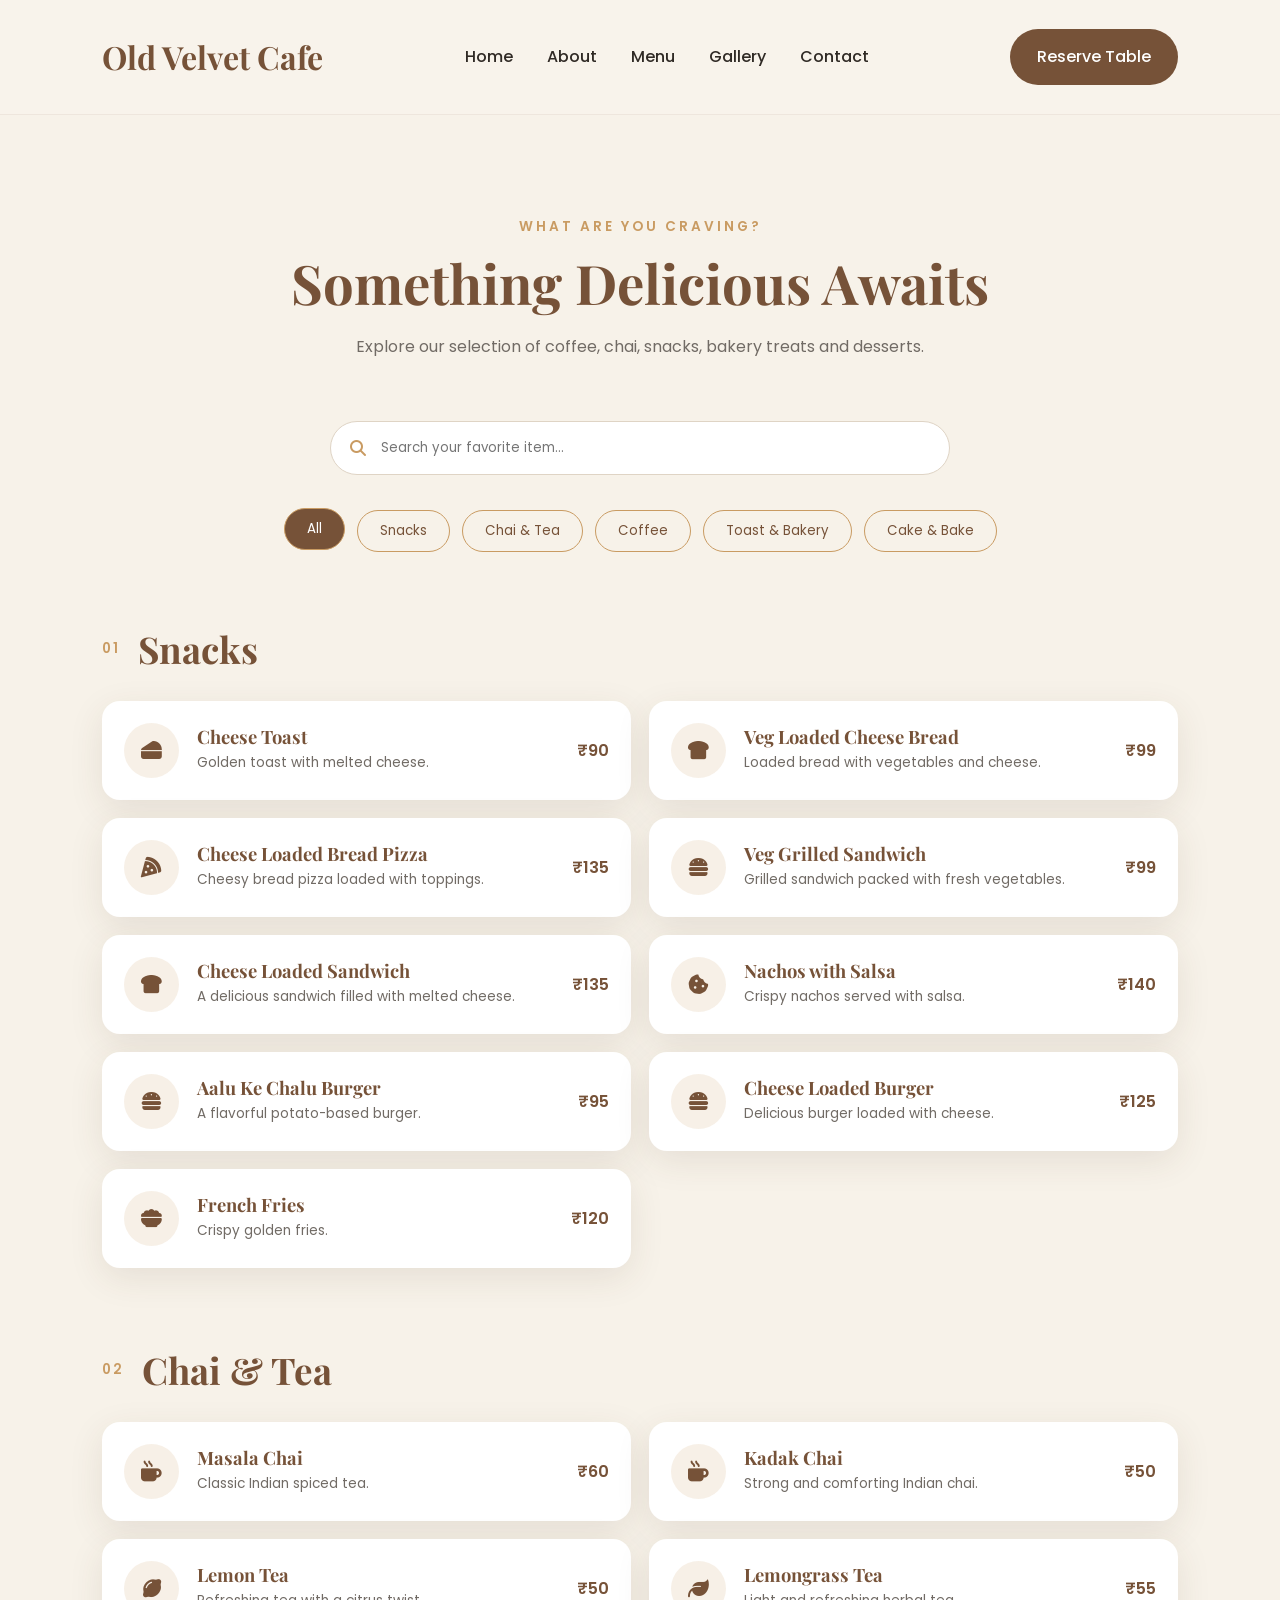
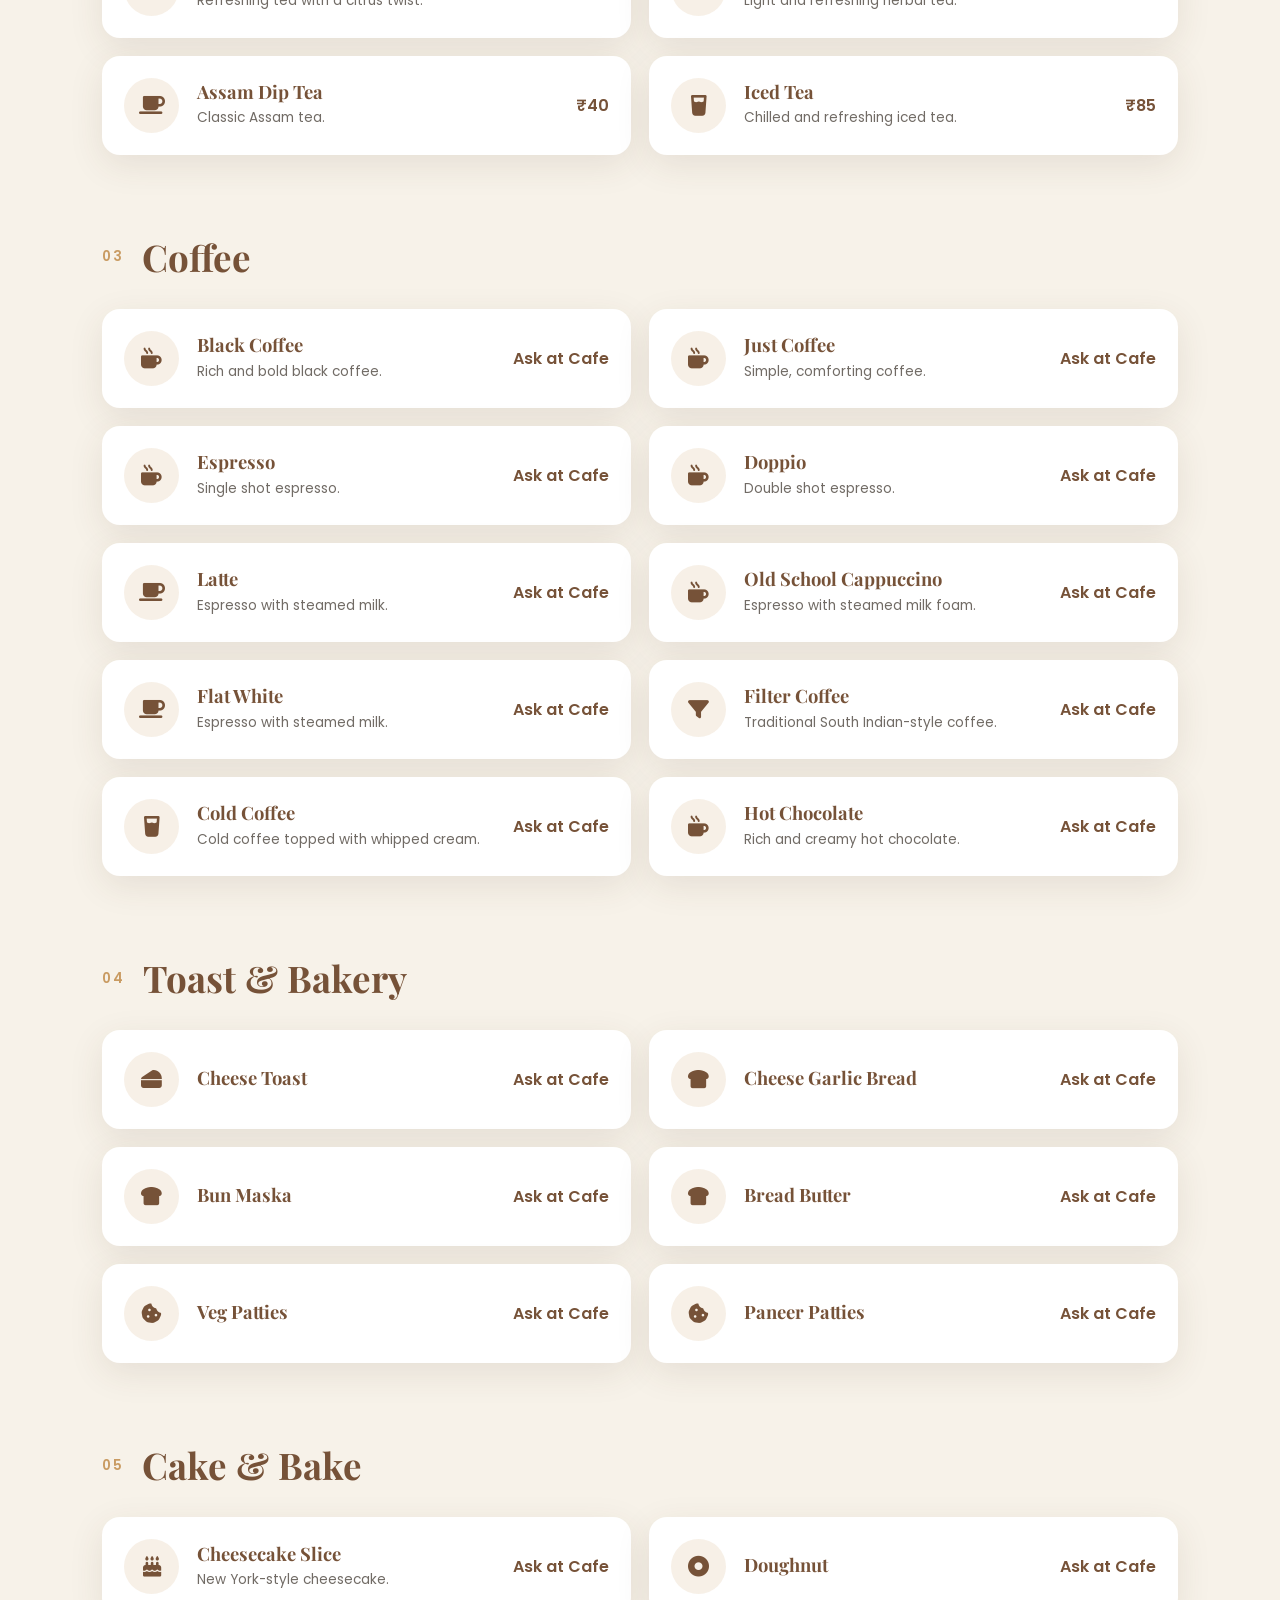
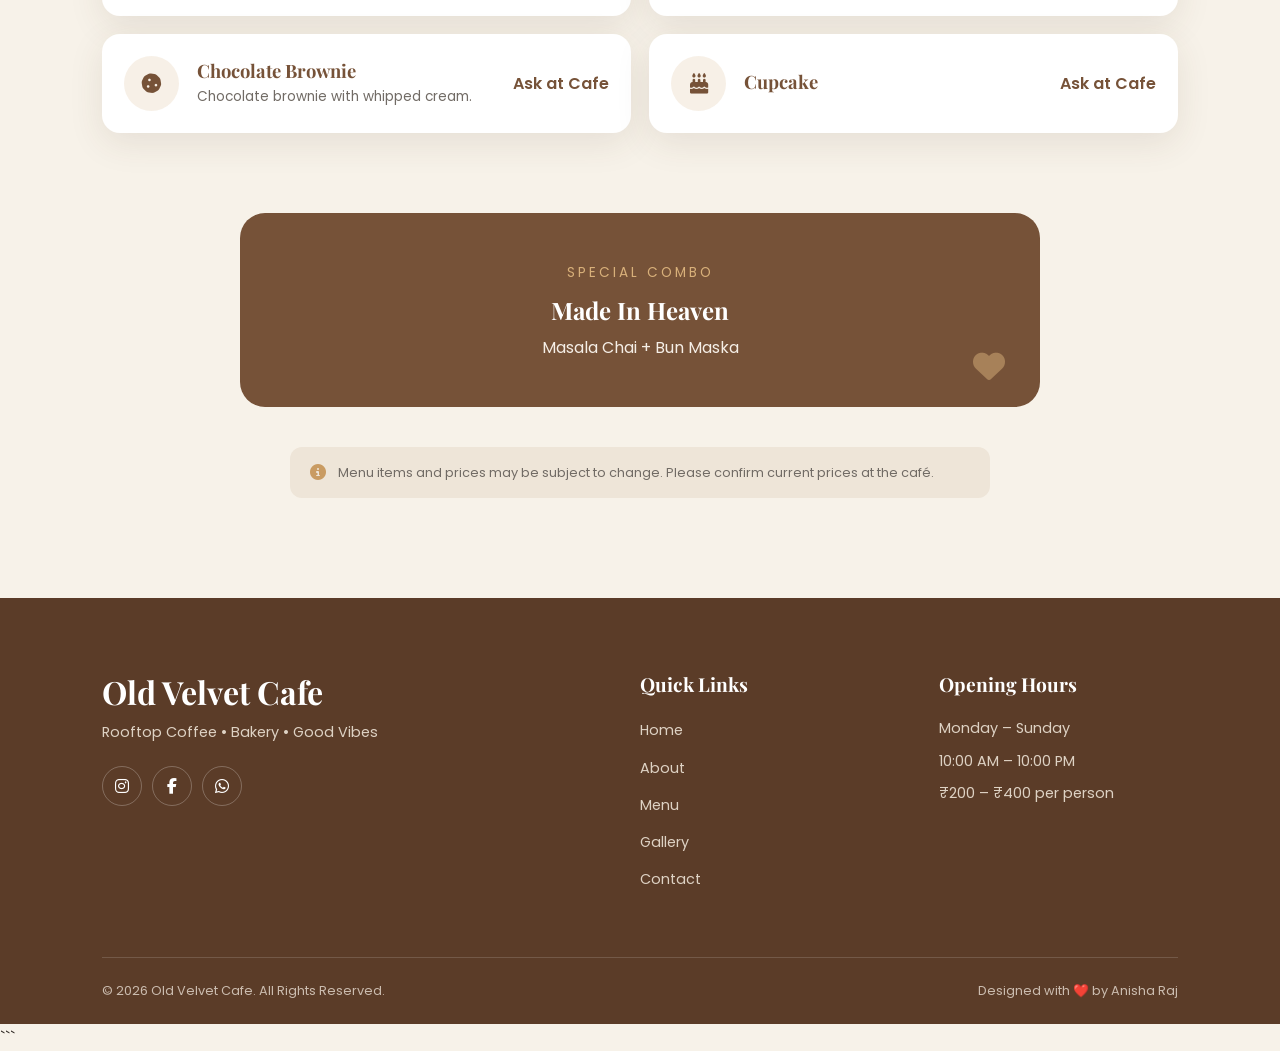
<file: Old Velvet Cafe/menu.html>
<!DOCTYPE html>
<html lang="en">

<head>

    <meta charset="UTF-8">
    <meta name="viewport" content="width=device-width, initial-scale=1.0">

    <title>Menu | Old Velvet Cafe</title>

    <!-- Google Fonts -->
    <link
        href="https://fonts.googleapis.com/css2?family=Playfair+Display:wght@500;600;700&family=Poppins:wght@300;400;500;600;700&display=swap"
        rel="stylesheet">

    <!-- Font Awesome -->
    <link
        rel="stylesheet"
        href="https://cdnjs.cloudflare.com/ajax/libs/font-awesome/6.6.0/css/all.min.css">

    <!-- Main CSS -->
    <link rel="stylesheet" href="assets/css/style.css">

</head>

<body>

    <!-- ================= LOADER ================= -->

    <div class="loader"></div>

    <!-- ================= PROGRESS BAR ================= -->

    <div class="progress-bar"></div>


    <!-- ================= NAVBAR ================= -->

    <header>

        <nav class="navbar">

            <div class="logo">

                <a href="index.html">
                    <h2>Old Velvet Cafe</h2>
                </a>

            </div>

            <div class="menu-btn">

                <i class="fa-solid fa-bars"></i>

            </div>

            <ul class="nav-links">

                <li>
                    <a href="index.html">Home</a>
                </li>

                <li>
                    <a href="about.html">About</a>
                </li>

                <li>
                    <a href="menu.html" class="active">Menu</a>
                </li>

                <li>
                    <a href="gallery.html">Gallery</a>
                </li>

                <li>
                    <a href="contact.html">Contact</a>
                </li>

            </ul>

            <a href="reservation.html" class="reserve-btn">
                Reserve Table
            </a>

        </nav>

    </header>


    <!-- ================= PAGE HERO ================= -->


    <!-- ================= MENU ================= -->

    <section class="menu-page">

        <div class="section-title">

            <span>What Are You Craving?</span>

            <h2>Something Delicious Awaits</h2>

            <p>
                Explore our selection of coffee, chai, snacks,
                bakery treats and desserts.
            </p>

        </div>


        <!-- SEARCH -->

        <div class="menu-search">

            <i class="fa-solid fa-magnifying-glass"></i>

            <input
                type="text"
                id="menuSearch"
                placeholder="Search your favorite item...">

        </div>


        <!-- FILTERS -->

        <div class="menu-filters">

            <button
                class="filter-btn active"
                data-filter="all">
                All
            </button>

            <button
                class="filter-btn"
                data-filter="snacks">
                Snacks
            </button>

            <button
                class="filter-btn"
                data-filter="tea">
                Chai & Tea
            </button>

            <button
                class="filter-btn"
                data-filter="coffee">
                Coffee
            </button>

            <button
                class="filter-btn"
                data-filter="toast">
                Toast & Bakery
            </button>

            <button
                class="filter-btn"
                data-filter="dessert">
                Cake & Bake
            </button>

        </div>


        <!-- ================= SNACKS ================= -->

        <div class="menu-category">

            <div class="category-heading">

                <span>01</span>

                <h2>Snacks</h2>

            </div>


            <div class="full-menu-grid">


                <div class="full-menu-card"
                     data-category="snacks">

                    <div class="menu-card-icon">
                        <i class="fa-solid fa-cheese"></i>
                    </div>

                    <div>
                        <h3>Cheese Toast</h3>
                        <p>Golden toast with melted cheese.</p>
                    </div>

                    <span class="menu-price">₹90</span>

                </div>


                <div class="full-menu-card"
                     data-category="snacks">

                    <div class="menu-card-icon">
                        <i class="fa-solid fa-bread-slice"></i>
                    </div>

                    <div>
                        <h3>Veg Loaded Cheese Bread</h3>
                        <p>Loaded bread with vegetables and cheese.</p>
                    </div>

                    <span class="menu-price">₹99</span>

                </div>


                <div class="full-menu-card"
                     data-category="snacks">

                    <div class="menu-card-icon">
                        <i class="fa-solid fa-pizza-slice"></i>
                    </div>

                    <div>
                        <h3>Cheese Loaded Bread Pizza</h3>
                        <p>Cheesy bread pizza loaded with toppings.</p>
                    </div>

                    <span class="menu-price">₹135</span>

                </div>


                <div class="full-menu-card"
                     data-category="snacks">

                    <div class="menu-card-icon">
                        <i class="fa-solid fa-burger"></i>
                    </div>

                    <div>
                        <h3>Veg Grilled Sandwich</h3>
                        <p>Grilled sandwich packed with fresh vegetables.</p>
                    </div>

                    <span class="menu-price">₹99</span>

                </div>


                <div class="full-menu-card"
                     data-category="snacks">

                    <div class="menu-card-icon">
                        <i class="fa-solid fa-bread-slice"></i>
                    </div>

                    <div>
                        <h3>Cheese Loaded Sandwich</h3>
                        <p>A delicious sandwich filled with melted cheese.</p>
                    </div>

                    <span class="menu-price">₹135</span>

                </div>


                <div class="full-menu-card"
                     data-category="snacks">

                    <div class="menu-card-icon">
                        <i class="fa-solid fa-cookie-bite"></i>
                    </div>

                    <div>
                        <h3>Nachos with Salsa</h3>
                        <p>Crispy nachos served with salsa.</p>
                    </div>

                    <span class="menu-price">₹140</span>

                </div>


                <div class="full-menu-card"
                     data-category="snacks">

                    <div class="menu-card-icon">
                        <i class="fa-solid fa-burger"></i>
                    </div>

                    <div>
                        <h3>Aalu Ke Chalu Burger</h3>
                        <p>A flavorful potato-based burger.</p>
                    </div>

                    <span class="menu-price">₹95</span>

                </div>


                <div class="full-menu-card"
                     data-category="snacks">

                    <div class="menu-card-icon">
                        <i class="fa-solid fa-burger"></i>
                    </div>

                    <div>
                        <h3>Cheese Loaded Burger</h3>
                        <p>Delicious burger loaded with cheese.</p>
                    </div>

                    <span class="menu-price">₹125</span>

                </div>


                <div class="full-menu-card"
                     data-category="snacks">

                    <div class="menu-card-icon">
                        <i class="fa-solid fa-bowl-food"></i>
                    </div>

                    <div>
                        <h3>French Fries</h3>
                        <p>Crispy golden fries.</p>
                    </div>

                    <span class="menu-price">₹120</span>

                </div>

            </div>

        </div>


        <!-- ================= TEA ================= -->

        <div class="menu-category">

            <div class="category-heading">

                <span>02</span>

                <h2>Chai & Tea</h2>

            </div>


            <div class="full-menu-grid">

                <div class="full-menu-card"
                     data-category="tea">

                    <div class="menu-card-icon">
                        <i class="fa-solid fa-mug-hot"></i>
                    </div>

                    <div>
                        <h3>Masala Chai</h3>
                        <p>Classic Indian spiced tea.</p>
                    </div>

                    <span class="menu-price">₹60</span>

                </div>


                <div class="full-menu-card"
                     data-category="tea">

                    <div class="menu-card-icon">
                        <i class="fa-solid fa-mug-hot"></i>
                    </div>

                    <div>
                        <h3>Kadak Chai</h3>
                        <p>Strong and comforting Indian chai.</p>
                    </div>

                    <span class="menu-price">₹50</span>

                </div>


                <div class="full-menu-card"
                     data-category="tea">

                    <div class="menu-card-icon">
                        <i class="fa-solid fa-lemon"></i>
                    </div>

                    <div>
                        <h3>Lemon Tea</h3>
                        <p>Refreshing tea with a citrus twist.</p>
                    </div>

                    <span class="menu-price">₹50</span>

                </div>


                <div class="full-menu-card"
                     data-category="tea">

                    <div class="menu-card-icon">
                        <i class="fa-solid fa-leaf"></i>
                    </div>

                    <div>
                        <h3>Lemongrass Tea</h3>
                        <p>Light and refreshing herbal tea.</p>
                    </div>

                    <span class="menu-price">₹55</span>

                </div>


                <div class="full-menu-card"
                     data-category="tea">

                    <div class="menu-card-icon">
                        <i class="fa-solid fa-mug-saucer"></i>
                    </div>

                    <div>
                        <h3>Assam Dip Tea</h3>
                        <p>Classic Assam tea.</p>
                    </div>

                    <span class="menu-price">₹40</span>

                </div>


                <div class="full-menu-card"
                     data-category="tea">

                    <div class="menu-card-icon">
                        <i class="fa-solid fa-glass-water"></i>
                    </div>

                    <div>
                        <h3>Iced Tea</h3>
                        <p>Chilled and refreshing iced tea.</p>
                    </div>

                    <span class="menu-price">₹85</span>

                </div>

            </div>

        </div>


        <!-- ================= COFFEE ================= -->

        <div class="menu-category">

            <div class="category-heading">

                <span>03</span>

                <h2>Coffee</h2>

            </div>


            <div class="full-menu-grid">

                <div class="full-menu-card"
                     data-category="coffee">

                    <div class="menu-card-icon">
                        <i class="fa-solid fa-mug-hot"></i>
                    </div>

                    <div>
                        <h3>Black Coffee</h3>
                        <p>Rich and bold black coffee.</p>
                    </div>

                    <span class="menu-price">Ask at Cafe</span>

                </div>


                <div class="full-menu-card"
                     data-category="coffee">

                    <div class="menu-card-icon">
                        <i class="fa-solid fa-mug-hot"></i>
                    </div>

                    <div>
                        <h3>Just Coffee</h3>
                        <p>Simple, comforting coffee.</p>
                    </div>

                    <span class="menu-price">Ask at Cafe</span>

                </div>


                <div class="full-menu-card"
                     data-category="coffee">

                    <div class="menu-card-icon">
                        <i class="fa-solid fa-mug-hot"></i>
                    </div>

                    <div>
                        <h3>Espresso</h3>
                        <p>Single shot espresso.</p>
                    </div>

                    <span class="menu-price">Ask at Cafe</span>

                </div>


                <div class="full-menu-card"
                     data-category="coffee">

                    <div class="menu-card-icon">
                        <i class="fa-solid fa-mug-hot"></i>
                    </div>

                    <div>
                        <h3>Doppio</h3>
                        <p>Double shot espresso.</p>
                    </div>

                    <span class="menu-price">Ask at Cafe</span>

                </div>


                <div class="full-menu-card"
                     data-category="coffee">

                    <div class="menu-card-icon">
                        <i class="fa-solid fa-mug-saucer"></i>
                    </div>

                    <div>
                        <h3>Latte</h3>
                        <p>Espresso with steamed milk.</p>
                    </div>

                    <span class="menu-price">Ask at Cafe</span>

                </div>


                <div class="full-menu-card"
                     data-category="coffee">

                    <div class="menu-card-icon">
                        <i class="fa-solid fa-mug-hot"></i>
                    </div>

                    <div>
                        <h3>Old School Cappuccino</h3>
                        <p>Espresso with steamed milk foam.</p>
                    </div>

                    <span class="menu-price">Ask at Cafe</span>

                </div>


                <div class="full-menu-card"
                     data-category="coffee">

                    <div class="menu-card-icon">
                        <i class="fa-solid fa-mug-saucer"></i>
                    </div>

                    <div>
                        <h3>Flat White</h3>
                        <p>Espresso with steamed milk.</p>
                    </div>

                    <span class="menu-price">Ask at Cafe</span>

                </div>


                <div class="full-menu-card"
                     data-category="coffee">

                    <div class="menu-card-icon">
                        <i class="fa-solid fa-filter"></i>
                    </div>

                    <div>
                        <h3>Filter Coffee</h3>
                        <p>Traditional South Indian-style coffee.</p>
                    </div>

                    <span class="menu-price">Ask at Cafe</span>

                </div>


                <div class="full-menu-card"
                     data-category="coffee">

                    <div class="menu-card-icon">
                        <i class="fa-solid fa-glass-water"></i>
                    </div>

                    <div>
                        <h3>Cold Coffee</h3>
                        <p>Cold coffee topped with whipped cream.</p>
                    </div>

                    <span class="menu-price">Ask at Cafe</span>

                </div>


                <div class="full-menu-card"
                     data-category="coffee">

                    <div class="menu-card-icon">
                        <i class="fa-solid fa-mug-hot"></i>
                    </div>

                    <div>
                        <h3>Hot Chocolate</h3>
                        <p>Rich and creamy hot chocolate.</p>
                    </div>

                    <span class="menu-price">Ask at Cafe</span>

                </div>

            </div>

        </div>


        <!-- ================= TOAST & BAKERY ================= -->

        <div class="menu-category">

            <div class="category-heading">

                <span>04</span>

                <h2>Toast & Bakery</h2>

            </div>


            <div class="full-menu-grid">

                <div class="full-menu-card"
                     data-category="toast">

                    <div class="menu-card-icon">
                        <i class="fa-solid fa-cheese"></i>
                    </div>

                    <div>
                        <h3>Cheese Toast</h3>
                    </div>

                    <span class="menu-price">Ask at Cafe</span>

                </div>


                <div class="full-menu-card"
                     data-category="toast">

                    <div class="menu-card-icon">
                        <i class="fa-solid fa-bread-slice"></i>
                    </div>

                    <div>
                        <h3>Cheese Garlic Bread</h3>
                    </div>

                    <span class="menu-price">Ask at Cafe</span>

                </div>


                <div class="full-menu-card"
                     data-category="toast">

                    <div class="menu-card-icon">
                        <i class="fa-solid fa-bread-slice"></i>
                    </div>

                    <div>
                        <h3>Bun Maska</h3>
                    </div>

                    <span class="menu-price">Ask at Cafe</span>

                </div>


                <div class="full-menu-card"
                     data-category="toast">

                    <div class="menu-card-icon">
                        <i class="fa-solid fa-bread-slice"></i>
                    </div>

                    <div>
                        <h3>Bread Butter</h3>
                    </div>

                    <span class="menu-price">Ask at Cafe</span>

                </div>


                <div class="full-menu-card"
                     data-category="toast">

                    <div class="menu-card-icon">
                        <i class="fa-solid fa-cookie-bite"></i>
                    </div>

                    <div>
                        <h3>Veg Patties</h3>
                    </div>

                    <span class="menu-price">Ask at Cafe</span>

                </div>


                <div class="full-menu-card"
                     data-category="toast">

                    <div class="menu-card-icon">
                        <i class="fa-solid fa-cookie-bite"></i>
                    </div>

                    <div>
                        <h3>Paneer Patties</h3>
                    </div>

                    <span class="menu-price">Ask at Cafe</span>

                </div>

            </div>

        </div>


        <!-- ================= DESSERTS ================= -->

        <div class="menu-category">

            <div class="category-heading">

                <span>05</span>

                <h2>Cake & Bake</h2>

            </div>


            <div class="full-menu-grid">

                <div class="full-menu-card"
                     data-category="dessert">

                    <div class="menu-card-icon">
                        <i class="fa-solid fa-cake-candles"></i>
                    </div>

                    <div>
                        <h3>Cheesecake Slice</h3>
                        <p>New York-style cheesecake.</p>
                    </div>

                    <span class="menu-price">Ask at Cafe</span>

                </div>


                <div class="full-menu-card"
                     data-category="dessert">

                    <div class="menu-card-icon">
                        <i class="fa-solid fa-circle-dot"></i>
                    </div>

                    <div>
                        <h3>Doughnut</h3>
                    </div>

                    <span class="menu-price">Ask at Cafe</span>

                </div>


                <div class="full-menu-card"
                     data-category="dessert">

                    <div class="menu-card-icon">
                        <i class="fa-solid fa-cookie"></i>
                    </div>

                    <div>
                        <h3>Chocolate Brownie</h3>
                        <p>Chocolate brownie with whipped cream.</p>
                    </div>

                    <span class="menu-price">Ask at Cafe</span>

                </div>


                <div class="full-menu-card"
                     data-category="dessert">

                    <div class="menu-card-icon">
                        <i class="fa-solid fa-cake-candles"></i>
                    </div>

                    <div>
                        <h3>Cupcake</h3>
                    </div>

                    <span class="menu-price">Ask at Cafe</span>

                </div>

            </div>

        </div>


        <!-- ================= COMBO ================= -->

        <div class="combo-banner">

            <span>Special Combo</span>

            <h2>Made In Heaven</h2>

            <p>
                Masala Chai + Bun Maska
            </p>

            <i class="fa-solid fa-heart"></i>

        </div>


        <div class="menu-note">

            <i class="fa-solid fa-circle-info"></i>

            <p>
                Menu items and prices may be subject to change.
                Please confirm current prices at the café.
            </p>

        </div>

    </section>


    <!-- ================= FOOTER ================= -->

    <footer>

        <div class="footer-container">

            <div class="footer-logo">

                <h2>Old Velvet Cafe</h2>

                <p>
                    Rooftop Coffee • Bakery • Good Vibes
                </p>

                <div class="footer-social">

                    <a href="#">
                        <i class="fab fa-instagram"></i>
                    </a>

                    <a href="#">
                        <i class="fab fa-facebook-f"></i>
                    </a>

                    <a href="#">
                        <i class="fab fa-whatsapp"></i>
                    </a>

                </div>

            </div>


            <div class="footer-links">

                <h3>Quick Links</h3>

                <ul>

                    <li>
                        <a href="index.html">Home</a>
                    </li>

                    <li>
                        <a href="about.html">About</a>
                    </li>

                    <li>
                        <a href="menu.html">Menu</a>
                    </li>

                    <li>
                        <a href="gallery.html">Gallery</a>
                    </li>

                    <li>
                        <a href="contact.html">Contact</a>
                    </li>

                </ul>

            </div>


            <div class="footer-hours">

                <h3>Opening Hours</h3>

                <p>Monday – Sunday</p>

                <p>10:00 AM – 10:00 PM</p>

                <p>₹200 – ₹400 per person</p>

            </div>

        </div>


        <div class="footer-bottom">

            <p>
                © <span id="year"></span>
                Old Velvet Cafe. All Rights Reserved.
            </p>

            <p>
                Designed with ❤️ by Anisha Raj
            </p>

        </div>

    </footer>


    <!-- ================= BACK TO TOP ================= -->

    <button id="topBtn">

        <i class="fa-solid fa-arrow-up"></i>

    </button>


    <script src="assets/js/script.js"></script>

</body>

</html>
```
</file>
<file: Old Velvet Cafe/assets/css/style.css>
/* =========================================================
   OLD VELVET CAFE
   MAIN GLOBAL STYLESHEET
   Beige • Coffee Brown • Elegant • Responsive
========================================================= */


/* =========================================================
   01. ROOT VARIABLES
========================================================= */

:root {

    --bg: #f7f2e9;
    --bg-light: #fbf8f2;

    --section: #eee5d8;

    --primary: #765238;
    --primary-dark: #5b3c28;

    --secondary: #c99b62;
    --accent: #d8b07a;

    --text: #302a25;
    --text-light: #716b65;

    --white: #ffffff;

    --border: #dfd4c5;

    --shadow:
        0 10px 35px rgba(83, 58, 39, 0.10);

    --shadow-hover:
        0 18px 45px rgba(83, 58, 39, 0.16);

    --transition: .35s ease;
}


/* =========================================================
   02. RESET
========================================================= */

* {
    margin: 0;
    padding: 0;
    box-sizing: border-box;
}

html {
    scroll-behavior: smooth;
}

body {

    font-family: 'Poppins', sans-serif;

    background: var(--bg);

    color: var(--text);

    line-height: 1.7;

    overflow-x: hidden;
}

img {

    max-width: 100%;

    display: block;
}

a {

    text-decoration: none;

    color: inherit;
}

button,
input,
textarea,
select {

    font-family: inherit;
}

button {

    cursor: pointer;
}

ul {

    list-style: none;
}


/* =========================================================
   03. TYPOGRAPHY
========================================================= */

h1,
h2,
h3,
h4 {

    font-family: 'Playfair Display', serif;

    color: var(--primary);

    line-height: 1.2;
}

p {

    color: var(--text-light);
}


/* =========================================================
   04. COMMON CONTAINER
========================================================= */

.container {

    width: min(1150px, 90%);

    margin: 0 auto;
}

.section-title {

    max-width: 850px;

    margin: 0 auto 60px;

    text-align: center;
}

.section-title span {

    display: block;

    margin-bottom: 12px;

    color: var(--secondary);

    font-size: .85rem;

    font-weight: 600;

    text-transform: uppercase;

    letter-spacing: 3px;
}

.section-title h2 {

    font-size: clamp(2.2rem, 5vw, 3.4rem);

    margin-bottom: 18px;
}

.section-title p {

    max-width: 700px;

    margin: 0 auto;

    font-size: 1rem;
}


/* =========================================================
   05. BUTTONS
========================================================= */

.btn-primary {

    display: inline-flex;

    align-items: center;

    justify-content: center;

    gap: 10px;

    padding: 13px 25px;

    border-radius: 40px;

    background: var(--primary);

    color: var(--white);

    font-size: .9rem;

    font-weight: 500;

    border: none;

    transition: var(--transition);
}

.btn-primary:hover {

    background: var(--secondary);

    transform: translateY(-3px);

    box-shadow: var(--shadow);
}


/* =========================================================
   06. NAVBAR
========================================================= */

header {

    position: relative;

    z-index: 1000;
}

.navbar {

    min-height: 115px;

    padding: 0 8%;

    display: flex;

    align-items: center;

    justify-content: space-between;

    gap: 30px;

    background: rgba(251, 248, 242, .97);

    border-bottom: 1px solid rgba(118, 82, 56, .08);

    box-shadow:
        0 4px 20px rgba(60, 40, 25, .04);
}

.logo a {

    display: block;
}

.logo h2 {

    margin: 0;

    font-size: 2rem;

    white-space: nowrap;

    color: var(--primary);
}


/* =========================================================
   NAVIGATION LINKS
========================================================= */

.nav-links {

    display: flex;

    align-items: center;

    justify-content: center;

    gap: 34px;
}

.nav-links a {

    position: relative;

    color: var(--text);

    font-size: 1rem;

    font-weight: 500;

    padding: 8px 0;

    transition: var(--transition);
}

.nav-links a::after {

    content: "";

    position: absolute;

    left: 0;

    bottom: 0;

    width: 0;

    height: 2px;

    background: var(--secondary);

    transition: var(--transition);
}

.nav-links a:hover,
.nav-links a.active {

    color: var(--primary);
}

.nav-links a:hover::after,
.nav-links a.active::after {

    width: 100%;
}


/* =========================================================
   RESERVE BUTTON
========================================================= */

.reserve-btn {

    display: inline-flex;

    align-items: center;

    justify-content: center;

    padding: 14px 27px;

    border-radius: 40px;

    background: var(--primary);

    color: var(--white);

    font-weight: 500;

    white-space: nowrap;

    transition: var(--transition);
}

.reserve-btn:hover {

    background: var(--secondary);

    transform: translateY(-2px);
}


/* =========================================================
   HAMBURGER MENU
   COMPLETELY REMOVED
========================================================= */

.menu-btn {

    display: none !important;

    visibility: hidden !important;

    opacity: 0 !important;

    pointer-events: none !important;
}


/* =========================================================
   07. LOADER
========================================================= */

.loader {

    position: fixed;

    inset: 0;

    z-index: 9999;

    background: var(--bg);

    display: flex;

    align-items: center;

    justify-content: center;

    pointer-events: none;

    animation: loaderHide .8s ease 1.2s forwards;
}

.loader::after {

    content: "";

    width: 40px;

    height: 40px;

    border: 3px solid var(--border);

    border-top-color: var(--primary);

    border-radius: 50%;

    animation: spin .8s linear infinite;
}

@keyframes spin {

    to {
        transform: rotate(360deg);
    }
}

@keyframes loaderHide {

    to {

        opacity: 0;

        visibility: hidden;
    }
}


/* =========================================================
   08. SCROLL PROGRESS
========================================================= */

.progress-bar {

    position: fixed;

    top: 0;

    left: 0;

    width: 0;

    height: 4px;

    z-index: 10000;

    background: var(--secondary);
}


/* =========================================================
   09. HOME HERO
========================================================= */

.hero {

    min-height: 85vh;

    padding: 80px 8%;

    display: grid;

    grid-template-columns: 1fr 1fr;

    align-items: center;

    gap: 70px;

    background: var(--bg);
}

.hero h1 {

    font-size: clamp(3rem, 6vw, 5.5rem);

    margin-bottom: 25px;
}

.hero p {

    max-width: 580px;

    font-size: 1.05rem;

    margin-bottom: 30px;
}

.hero-image {

    overflow: hidden;

    border-radius: 20px;

    box-shadow: var(--shadow);
}

.hero-image img {

    width: 100%;

    height: 580px;

    object-fit: cover;

    transition: transform .8s ease;
}

.hero-image:hover img {

    transform: scale(1.04);
}


/* =========================================================
   10. ABOUT
========================================================= */

.about {

    padding: 110px 8%;

    background: var(--bg-light);
}

.about .container {

    display: grid;

    grid-template-columns: 1fr 1fr;

    gap: 70px;

    align-items: center;
}

.about-image {

    overflow: hidden;

    border-radius: 25px;

    box-shadow: var(--shadow);
}

.about-image img {

    width: 100%;

    height: 500px;

    object-fit: cover;

    transition: .7s ease;
}

.about-image:hover img {

    transform: scale(1.04);
}

.about-text span {

    color: var(--secondary);

    text-transform: uppercase;

    letter-spacing: 3px;

    font-size: .85rem;

    font-weight: 600;
}

.about-text h2 {

    font-size: 3rem;

    margin: 15px 0 25px;
}

.about-text p {

    margin-bottom: 18px;
}


/* =========================================================
   11. WHY US
========================================================= */

.why-us {

    padding: 110px 8%;

    background: var(--section);
}

.why-container {

    max-width: 1150px;

    margin: auto;

    display: grid;

    grid-template-columns: repeat(4, 1fr);

    gap: 22px;
}

.why-card {

    padding: 35px 25px;

    text-align: center;

    background: var(--bg-light);

    border-radius: 20px;

    box-shadow: var(--shadow);

    transition: var(--transition);
}

.why-card:hover {

    transform: translateY(-8px);

    box-shadow: var(--shadow-hover);
}

.why-card i {

    width: 60px;

    height: 60px;

    margin: 0 auto 20px;

    display: flex;

    align-items: center;

    justify-content: center;

    border-radius: 50%;

    background: rgba(201, 155, 98, .18);

    color: var(--primary);

    font-size: 1.4rem;
}

.why-card h3 {

    margin-bottom: 10px;

    font-size: 1.3rem;
}

.why-card p {

    font-size: .88rem;
}


/* =========================================================
   12. SIGNATURE SECTION
========================================================= */

.signature {

    padding: 110px 8%;

    background: var(--bg-light);
}

.signature-container {

    max-width: 1150px;

    margin: auto;

    display: grid;

    grid-template-columns: 1fr 1fr;

    gap: 70px;

    align-items: center;
}

.signature-text span {

    color: var(--secondary);

    text-transform: uppercase;

    letter-spacing: 3px;

    font-size: .85rem;

    font-weight: 600;
}

.signature-text h2 {

    font-size: 3rem;

    margin: 15px 0 25px;
}

.signature-text p {

    margin-bottom: 18px;
}

.signature-text .btn-primary {

    margin-top: 15px;
}

.signature-image {

    overflow: hidden;

    border-radius: 25px;

    box-shadow: var(--shadow);
}

.signature-image img {

    width: 100%;

    height: 500px;

    object-fit: cover;

    transition: .7s ease;
}

.signature-image:hover img {

    transform: scale(1.04);
}


/* =========================================================
   13. FEATURED MENU
========================================================= */

.featured-menu {

    padding: 110px 8%;

    background: var(--section);
}

.menu-container {

    max-width: 1150px;

    margin: auto;

    display: grid;

    grid-template-columns: repeat(4, 1fr);

    gap: 20px;
}

.menu-card {

    background: var(--bg-light);

    border-radius: 20px;

    overflow: hidden;

    box-shadow: var(--shadow);

    transition: var(--transition);
}

.menu-card:hover {

    transform: translateY(-8px);

    box-shadow: var(--shadow-hover);
}

.menu-card img {

    width: 100%;

    height: 230px;

    object-fit: cover;
}

.menu-card-content {

    padding: 25px;
}

.menu-card-content h3 {

    margin-bottom: 8px;
}


/* =========================================================
   14. GALLERY
========================================================= */

.gallery {

    padding: 110px 8%;

    background: var(--bg-light);
}

.gallery-grid {

    max-width: 1150px;

    margin: auto;

    display: grid;

    grid-template-columns: repeat(4, 1fr);

    gap: 18px;
}

.gallery-item {

    position: relative;

    overflow: hidden;

    border-radius: 18px;

    min-height: 280px;

    cursor: pointer;

    box-shadow: var(--shadow);
}

.gallery-item img {

    width: 100%;

    height: 100%;

    min-height: 280px;

    object-fit: cover;

    transition: .7s ease;
}

.gallery-item:hover img {

    transform: scale(1.08);
}

.gallery-caption {

    position: absolute;

    left: 0;

    right: 0;

    bottom: 0;

    padding: 25px 20px;

    color: white;

    background:
        linear-gradient(
            transparent,
            rgba(35, 23, 15, .85)
        );

    transform: translateY(100%);

    transition: .4s ease;
}

.gallery-item:hover .gallery-caption {

    transform: translateY(0);
}

.gallery-caption h4 {

    color: white;

    margin-bottom: 3px;
}

.gallery-caption p {

    color: #f5eee6;

    font-size: .8rem;
}

.gallery-full-grid {

    grid-template-columns: repeat(3, 1fr);
}


/* =========================================================
   15. CONTACT
========================================================= */

.contact {

    padding: 110px 8%;

    background: var(--bg-light);
}

.contact-container {

    max-width: 1150px;

    margin: auto;

    display: grid;

    grid-template-columns: 1fr 1fr;

    gap: 60px;

    align-items: start;
}

.contact-info {

    padding: 35px;

    background: var(--section);

    border-radius: 25px;

    box-shadow: var(--shadow);
}

.contact-info h3 {

    font-size: 2rem;

    margin-bottom: 25px;
}

.contact-info > p {

    display: flex;

    align-items: flex-start;

    gap: 15px;

    margin-bottom: 22px;
}

.contact-info > p i {

    margin-top: 5px;

    color: var(--secondary);

    min-width: 20px;
}

.contact-info strong {

    color: var(--primary);
}

.contact-form {

    padding: 35px;

    background: white;

    border-radius: 25px;

    box-shadow: var(--shadow);
}

.contact-form h3 {

    font-size: 2rem;

    margin-bottom: 5px;
}

.contact-form > p {

    margin-bottom: 25px;
}

.form-group {

    display: flex;

    flex-direction: column;

    gap: 7px;

    margin-bottom: 18px;
}

.form-group label {

    color: var(--primary);

    font-size: .9rem;

    font-weight: 500;
}

.form-group input,
.form-group textarea {

    width: 100%;

    padding: 14px 16px;

    border: 1px solid var(--border);

    border-radius: 13px;

    outline: none;

    background: #faf8f4;

    color: var(--text);

    transition: var(--transition);
}

.form-group input:focus,
.form-group textarea:focus {

    border-color: var(--secondary);

    background: white;

    box-shadow:
        0 0 0 4px rgba(201, 155, 98, .12);
}

.form-group textarea {

    resize: vertical;
}

.social-links {

    display: flex;

    gap: 10px;

    margin-top: 30px;
}

.social-links a {

    width: 42px;

    height: 42px;

    display: flex;

    align-items: center;

    justify-content: center;

    border-radius: 50%;

    border: 1px solid var(--border);

    color: var(--primary);

    transition: var(--transition);
}

.social-links a:hover {

    background: var(--primary);

    color: white;

    transform: translateY(-3px);
}


/* =========================================================
   16. MAP
========================================================= */

.map-section {

    padding: 100px 8% 0;

    background: var(--section);
}

.map {

    width: 100%;

    margin-top: 40px;
}

.map iframe {

    width: 100%;

    height: 450px;

    display: block;

    border: 0;
}


/* =========================================================
   17. MENU PAGE
========================================================= */

.menu-page {

    padding: 100px 8%;

    background: var(--bg);
}


/* SEARCH */

.menu-search {

    max-width: 620px;

    margin: 0 auto 35px;

    position: relative;
}

.menu-search i {

    position: absolute;

    left: 20px;

    top: 50%;

    transform: translateY(-50%);

    color: var(--secondary);
}

.menu-search input {

    width: 100%;

    padding: 16px 20px 16px 50px;

    border: 1px solid var(--border);

    border-radius: 50px;

    outline: none;

    background: white;

    color: var(--text);

    font-family: 'Poppins', sans-serif;

    transition: var(--transition);
}

.menu-search input:focus {

    border-color: var(--secondary);

    box-shadow:
        0 0 0 4px rgba(201, 155, 98, .12);
}


/* FILTERS */

.menu-filters {

    display: flex;

    justify-content: center;

    flex-wrap: wrap;

    gap: 12px;

    margin-bottom: 75px;
}

.filter-btn {

    border: 1px solid var(--secondary);

    background: transparent;

    color: var(--primary);

    padding: 10px 22px;

    border-radius: 30px;

    cursor: pointer;

    font-family: 'Poppins', sans-serif;

    transition: var(--transition);
}

.filter-btn:hover,
.filter-btn.active {

    background: var(--primary);

    color: white;

    transform: translateY(-2px);
}


/* MENU CATEGORY */

.menu-category {

    max-width: 1150px;

    margin: 0 auto 80px;
}

.category-heading {

    display: flex;

    align-items: center;

    gap: 18px;

    margin-bottom: 30px;
}

.category-heading span {

    color: var(--secondary);

    font-size: .85rem;

    font-weight: 600;

    letter-spacing: 2px;
}

.category-heading h2 {

    margin: 0;

    font-size: 2.3rem;
}


/* MENU GRID */

.full-menu-grid {

    display: grid;

    grid-template-columns: repeat(2, 1fr);

    gap: 18px;
}


/* MENU CARD */

.full-menu-card {

    background: white;

    padding: 22px;

    border-radius: 18px;

    display: grid;

    grid-template-columns: 55px 1fr auto;

    align-items: center;

    gap: 18px;

    box-shadow: var(--shadow);

    transition: var(--transition);
}

.full-menu-card:hover {

    transform: translateY(-6px);

    box-shadow: var(--shadow-hover);
}

.menu-card-icon {

    width: 55px;

    height: 55px;

    border-radius: 50%;

    background: rgba(201, 155, 98, .15);

    display: flex;

    justify-content: center;

    align-items: center;

    color: var(--primary);

    font-size: 1.3rem;
}

.full-menu-card h3 {

    font-size: 1.15rem;

    margin-bottom: 3px;
}

.full-menu-card p {

    font-size: .85rem;
}

.menu-price {

    color: var(--primary);

    font-weight: 600;

    white-space: nowrap;
}


/* COMBO */

.combo-banner {

    max-width: 800px;

    margin: 20px auto 40px;

    padding: 45px;

    background: var(--primary);

    color: white;

    text-align: center;

    border-radius: 25px;

    position: relative;

    overflow: hidden;
}

.combo-banner span {

    color: var(--accent);

    text-transform: uppercase;

    letter-spacing: 3px;

    font-size: .85rem;
}

.combo-banner h2 {

    color: white;

    margin: 10px 0;
}

.combo-banner p {

    color: #f5eee6;
}

.combo-banner > i {

    position: absolute;

    right: 35px;

    bottom: 25px;

    color: var(--accent);

    font-size: 2rem;

    opacity: .5;
}


/* MENU NOTE */

.menu-note {

    max-width: 700px;

    margin: auto;

    display: flex;

    align-items: center;

    gap: 12px;

    padding: 15px 20px;

    background: var(--section);

    border-radius: 12px;
}

.menu-note i {

    color: var(--secondary);
}

.menu-note p {

    font-size: .8rem;
}


/* =========================================================
   18. RESERVATION PAGE
========================================================= */

.reservation-page {

    padding: 110px 8%;

    background: var(--bg);
}

.reservation-container {

    max-width: 1150px;

    margin: auto;

    display: grid;

    grid-template-columns: .9fr 1.1fr;

    gap: 60px;

    align-items: center;
}

.reservation-info > span {

    color: var(--secondary);

    text-transform: uppercase;

    letter-spacing: 3px;

    font-weight: 600;

    font-size: .85rem;
}

.reservation-info h2 {

    font-size: 3rem;

    margin: 15px 0 20px;
}

.reservation-info p {

    margin-bottom: 18px;
}

.reservation-features {

    margin-top: 35px;

    display: flex;

    flex-direction: column;

    gap: 20px;
}

.reservation-feature {

    display: flex;

    align-items: center;

    gap: 18px;
}

.reservation-feature i {

    width: 55px;

    height: 55px;

    border-radius: 50%;

    background: rgba(201, 155, 98, .18);

    color: var(--primary);

    display: flex;

    justify-content: center;

    align-items: center;
}

.reservation-feature h4 {

    margin-bottom: 2px;
}

.reservation-feature p {

    margin: 0;

    font-size: .85rem;
}

.reservation-form-container {

    background: white;

    padding: 40px;

    border-radius: 25px;

    box-shadow: var(--shadow);
}

.reservation-form h3 {

    font-size: 2rem;

    margin-bottom: 5px;
}

.reservation-form > p {

    margin-bottom: 25px;
}

.reservation-grid {

    display: grid;

    grid-template-columns: 1fr 1fr;

    gap: 20px;
}

.reservation-form .form-group {

    display: flex;

    flex-direction: column;

    gap: 7px;

    margin-bottom: 20px;
}

.reservation-form label {

    font-size: .9rem;

    color: var(--primary);

    font-weight: 500;
}

.reservation-form input,
.reservation-form select,
.reservation-form textarea {

    width: 100%;

    padding: 14px 16px;

    border: 1px solid var(--border);

    border-radius: 13px;

    background: #faf8f4;

    outline: none;

    transition: var(--transition);
}

.reservation-form input:focus,
.reservation-form select:focus,
.reservation-form textarea:focus {

    border-color: var(--secondary);

    background: white;

    box-shadow:
        0 0 0 4px rgba(201, 155, 98, .12);
}

.reservation-form textarea {

    resize: vertical;
}

.reservation-form button {

    border: none;

    margin-top: 5px;
}

.reservation-note {

    display: flex;

    gap: 8px;

    align-items: flex-start;

    margin-top: 20px !important;

    font-size: .75rem;
}

.reservation-note i {

    color: var(--secondary);

    margin-top: 4px;
}


/* =========================================================
   19. FOOTER
========================================================= */

footer {

    background: var(--primary-dark);

    color: white;

    padding: 75px 8% 0;
}

.footer-container {

    max-width: 1150px;

    margin: auto;

    display: grid;

    grid-template-columns: 2fr 1fr 1fr;

    gap: 60px;

    padding-bottom: 55px;
}

.footer-logo h2 {

    color: white;

    font-size: 2rem;

    margin-bottom: 8px;
}

.footer-logo p {

    color: #ded2c4;

    font-size: .9rem;
}

.footer-social {

    display: flex;

    gap: 10px;

    margin-top: 22px;
}

.footer-social a {

    width: 40px;

    height: 40px;

    display: flex;

    align-items: center;

    justify-content: center;

    border: 1px solid rgba(255,255,255,.25);

    border-radius: 50%;

    color: white;

    transition: var(--transition);
}

.footer-social a:hover {

    background: var(--secondary);

    border-color: var(--secondary);

    transform: translateY(-3px);
}

.footer-links h3,
.footer-hours h3 {

    color: white;

    margin-bottom: 20px;

    font-size: 1.2rem;
}

.footer-links li {

    margin-bottom: 10px;
}

.footer-links a {

    color: #ded2c4;

    font-size: .9rem;

    transition: var(--transition);
}

.footer-links a:hover {

    color: white;

    padding-left: 4px;
}

.footer-hours p {

    color: #ded2c4;

    font-size: .9rem;

    margin-bottom: 8px;
}

.footer-bottom {

    max-width: 1150px;

    margin: auto;

    padding: 22px 0;

    border-top: 1px solid rgba(255,255,255,.15);

    display: flex;

    justify-content: space-between;

    gap: 20px;

    font-size: .8rem;
}

.footer-bottom p {

    color: #cbbcaf;
}


/* =========================================================
   20. BACK TO TOP
========================================================= */

#topBtn {

    position: fixed;

    right: 25px;

    bottom: 25px;

    width: 48px;

    height: 48px;

    border: none;

    border-radius: 50%;

    background: var(--primary);

    color: white;

    display: flex;

    align-items: center;

    justify-content: center;

    opacity: 0;

    visibility: hidden;

    transform: translateY(20px);

    transition: var(--transition);

    z-index: 500;
}

#topBtn.show {

    opacity: 1;

    visibility: visible;

    transform: translateY(0);
}

#topBtn:hover {

    background: var(--secondary);

    transform: translateY(-4px);
}


/* =========================================================
   21. SCROLL REVEAL
========================================================= */

.reveal {

    opacity: 0;

    transform: translateY(35px);

    transition:
        opacity .8s ease,
        transform .8s ease;
}

.reveal.active {

    opacity: 1;

    transform: translateY(0);
}


/* =========================================================
   22. PAGE HERO
   Kept for About page if you still use it.
========================================================= */

.page-hero {

    min-height: 55vh;

    display: flex;

    align-items: center;

    justify-content: center;

    text-align: center;

    position: relative;

    background:
        url("../images/gallery/rooftop-evening.jpg")
        center/cover no-repeat;
}

.page-hero-overlay {

    position: absolute;

    inset: 0;

    background:
        rgba(50, 35, 25, .55);
}

.page-hero-content {

    position: relative;

    z-index: 2;

    color: white;

    padding-top: 70px;
}

.page-hero-content span {

    color: var(--accent);

    text-transform: uppercase;

    letter-spacing: 3px;

    font-weight: 600;
}

.page-hero-content h1 {

    color: white;

    font-size: 3.5rem;

    margin: 12px 0;
}

.page-hero-content p {

    color: #f5f5f5;
}


/* =========================================================
   23. TABLET
========================================================= */

@media (max-width: 1000px) {

    .navbar {

        padding: 0 5%;

        gap: 20px;
    }

    .logo h2 {

        font-size: 1.7rem;
    }

    .nav-links {

        gap: 20px;
    }

    .reserve-btn {

        padding: 12px 18px;
    }

    .hero {

        padding-left: 5%;

        padding-right: 5%;

        gap: 40px;
    }

    .about,
    .signature,
    .contact,
    .why-us,
    .featured-menu,
    .gallery,
    .reservation-page,
    .menu-page {

        padding-left: 5%;

        padding-right: 5%;
    }

    .why-container {

        grid-template-columns: repeat(2, 1fr);
    }

    .menu-container {

        grid-template-columns: repeat(2, 1fr);
    }

    .gallery-grid {

        grid-template-columns: repeat(2, 1fr);
    }

    .footer-container {

        grid-template-columns: 1.5fr 1fr 1fr;
    }
}


/* =========================================================
   24. MOBILE
========================================================= */

@media (max-width: 768px) {

    /* -----------------------------------------
       NAVBAR
    ----------------------------------------- */

    .navbar {

        min-height: 90px;

        padding: 15px 6%;

        flex-wrap: wrap;

        justify-content: center;

        gap: 12px;
    }

    .logo {

        width: 100%;

        text-align: center;
    }

    .logo h2 {

        font-size: 1.7rem;
    }

    /* HIDE HAMBURGER COMPLETELY */

    .menu-btn {

        display: none !important;

        visibility: hidden !important;
    }

    .nav-links {

        display: flex;

        width: 100%;

        justify-content: center;

        flex-wrap: wrap;

        gap: 15px 20px;
    }

    .nav-links a {

        font-size: .85rem;
    }

    .reserve-btn {

        display: none;
    }


    /* -----------------------------------------
       HOME HERO
    ----------------------------------------- */

    .hero {

        min-height: auto;

        padding: 70px 6%;

        grid-template-columns: 1fr;

        text-align: center;
    }

    .hero p {

        margin-left: auto;

        margin-right: auto;
    }

    .hero-image img {

        height: 400px;
    }


    /* -----------------------------------------
       ABOUT
    ----------------------------------------- */

    .about {

        padding-top: 80px;

        padding-bottom: 80px;
    }

    .about .container {

        grid-template-columns: 1fr;

        gap: 40px;
    }

    .about-text {

        text-align: center;
    }

    .about-image img {

        height: 400px;
    }

    .about-text h2 {

        font-size: 2.4rem;
    }


    /* -----------------------------------------
       SIGNATURE
    ----------------------------------------- */

    .signature-container {

        grid-template-columns: 1fr;

        gap: 40px;
    }

    .signature-text {

        text-align: center;
    }

    .signature-text h2 {

        font-size: 2.4rem;
    }

    .signature-image img {

        height: 400px;
    }


    /* -----------------------------------------
       WHY US
    ----------------------------------------- */

    .why-container {

        grid-template-columns: 1fr 1fr;

        gap: 15px;
    }

    .why-card {

        padding: 25px 15px;
    }


    /* -----------------------------------------
       FEATURED MENU
    ----------------------------------------- */

    .menu-container {

        grid-template-columns: 1fr 1fr;
    }


    /* -----------------------------------------
       GALLERY
    ----------------------------------------- */

    .gallery-grid,
    .gallery-full-grid {

        grid-template-columns: 1fr 1fr;
    }

    .gallery-item {

        min-height: 240px;
    }

    .gallery-item img {

        min-height: 240px;
    }

    .gallery-caption {

        transform: translateY(0);

        padding: 18px 15px;
    }


    /* -----------------------------------------
       CONTACT
    ----------------------------------------- */

    .contact-container {

        grid-template-columns: 1fr;

        gap: 35px;
    }

    .contact-info,
    .contact-form {

        padding: 28px 22px;
    }


    /* -----------------------------------------
       MENU PAGE
    ----------------------------------------- */

    .menu-page {

        padding-top: 75px;

        padding-bottom: 75px;
    }

    .menu-category {

        margin-bottom: 60px;
    }

    .full-menu-grid {

        grid-template-columns: 1fr;
    }

    .full-menu-card {

        grid-template-columns: 50px 1fr auto;

        padding: 18px;

        gap: 14px;
    }

    .menu-card-icon {

        width: 50px;

        height: 50px;
    }

    .category-heading h2 {

        font-size: 2rem;
    }

    .menu-filters {

        margin-bottom: 55px;
    }

    .filter-btn {

        padding: 9px 16px;

        font-size: .85rem;
    }

    .combo-banner {

        padding: 35px 25px;
    }


    /* -----------------------------------------
       RESERVATION
    ----------------------------------------- */

    .reservation-container {

        grid-template-columns: 1fr;

        gap: 45px;
    }

    .reservation-info {

        text-align: center;
    }

    .reservation-features {

        text-align: left;
    }

    .reservation-grid {

        grid-template-columns: 1fr;
    }

    .reservation-form-container {

        padding: 28px 22px;
    }


    /* -----------------------------------------
       MAP
    ----------------------------------------- */

    .map iframe {

        height: 350px;
    }


    /* -----------------------------------------
       PAGE HERO
    ----------------------------------------- */

    .page-hero {

        min-height: 45vh;
    }

    .page-hero-content {

        padding: 40px 20px;
    }

    .page-hero-content h1 {

        font-size: 2.7rem;
    }


    /* -----------------------------------------
       FOOTER
    ----------------------------------------- */

    .footer-container {

        grid-template-columns: 1fr;

        gap: 35px;

        text-align: center;
    }

    .footer-social {

        justify-content: center;
    }

    .footer-bottom {

        flex-direction: column;

        align-items: center;

        text-align: center;
    }

}


/* =========================================================
   25. SMALL MOBILE
========================================================= */

@media (max-width: 480px) {

    .navbar {

        padding: 14px 4%;
    }

    .logo h2 {

        font-size: 1.45rem;
    }

    .nav-links {

        gap: 10px 14px;
    }

    .nav-links a {

        font-size: .78rem;
    }

    .section-title {

        margin-bottom: 45px;
    }

    .section-title h2 {

        font-size: 2rem;
    }

    .why-container {

        grid-template-columns: 1fr;
    }

    .menu-container {

        grid-template-columns: 1fr;
    }

    .gallery-grid,
    .gallery-full-grid {

        grid-template-columns: 1fr;
    }

    .full-menu-card {

        grid-template-columns: 45px 1fr;

        position: relative;

        padding-right: 65px;
    }

    .menu-price {

        position: absolute;

        top: 18px;

        right: 18px;

        font-size: .85rem;
    }

    .combo-banner > i {

        right: 20px;

        bottom: 15px;
    }

    .page-hero-content h1 {

        font-size: 2.3rem;
    }

    .page-hero-content span {

        font-size: .75rem;
    }

    #topBtn {

        right: 15px;

        bottom: 15px;

        width: 44px;

        height: 44px;
    }

}


/* =========================================================
   END OF STYLE.CSS
========================================================= */
</file>
